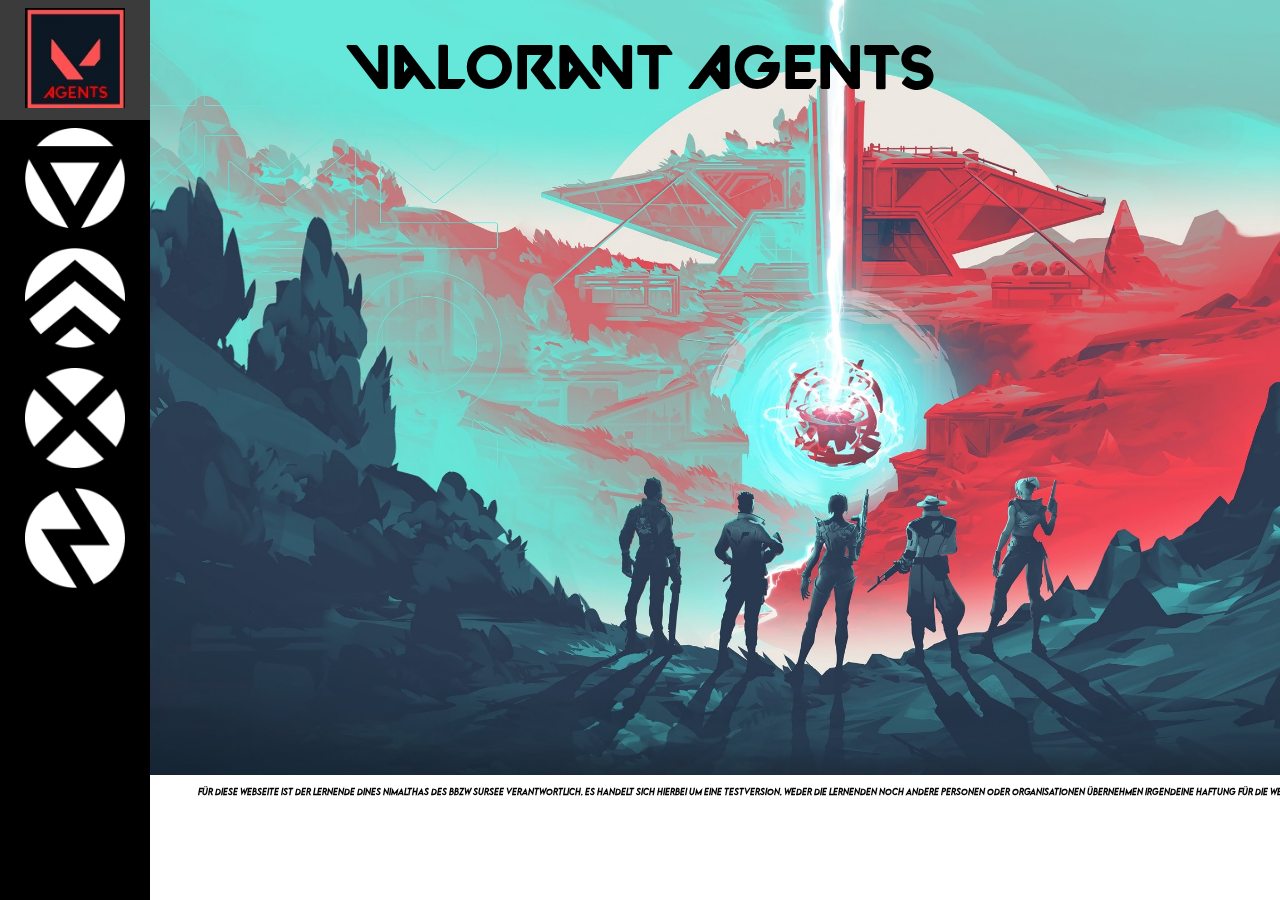
<file: IPT_3.1/html/index.html>
<!DOCTYPE html>

<html lang="en">
  <head>
    <link rel="stylesheet" href="Valorant_Agents.css" />
  </head>

  <body>
    <div class="Nav-bar">
        <ul class="icons-nav-bar">
          <li class="Logo">
            <a href="index.html" ><img src="Valorant_Logo.jpg" width="100px" height="100px"></a>
        </li>
          <li>
            <a href="Sentinels.html"><img src="Sentinels.jpg" width="100px" height="100px"/></a>
          </li>
          <li>
            <a href="Controllers.html"><img src="Controllers.jpg" width="100px" height="100px"/></a>
          </li>
          <li>
            <a href="Duelists.html"><img src="Duelists.jpg" width="100px" height="100px"/></a>
          </li>
          <li>
            <a href="Initiators.html"><img src="Inititator.jpg" width="100px" height="100px"/></a>
          </li>
        </ul>
      </div>
    <div class="container">
      <div class="item">
        <header>
          <title>Valorant Agents</title>
          <h1>Valorant Agents</h1>
        </header>
      </div>
  </body>
  </div>

  <footer><h3 class="disclaimer">Für diese Webseite ist der Lernende Dines Nimalthas des BBZW Sursee verantwortlich. Es handelt sich hierbei um eine Testversion. Weder die Lernenden noch andere Personen oder Organisationen übernehmen irgendeine Haftung für die Webseite, Inhalte oder Downloads.</h3></footer>
  </html>
</file>
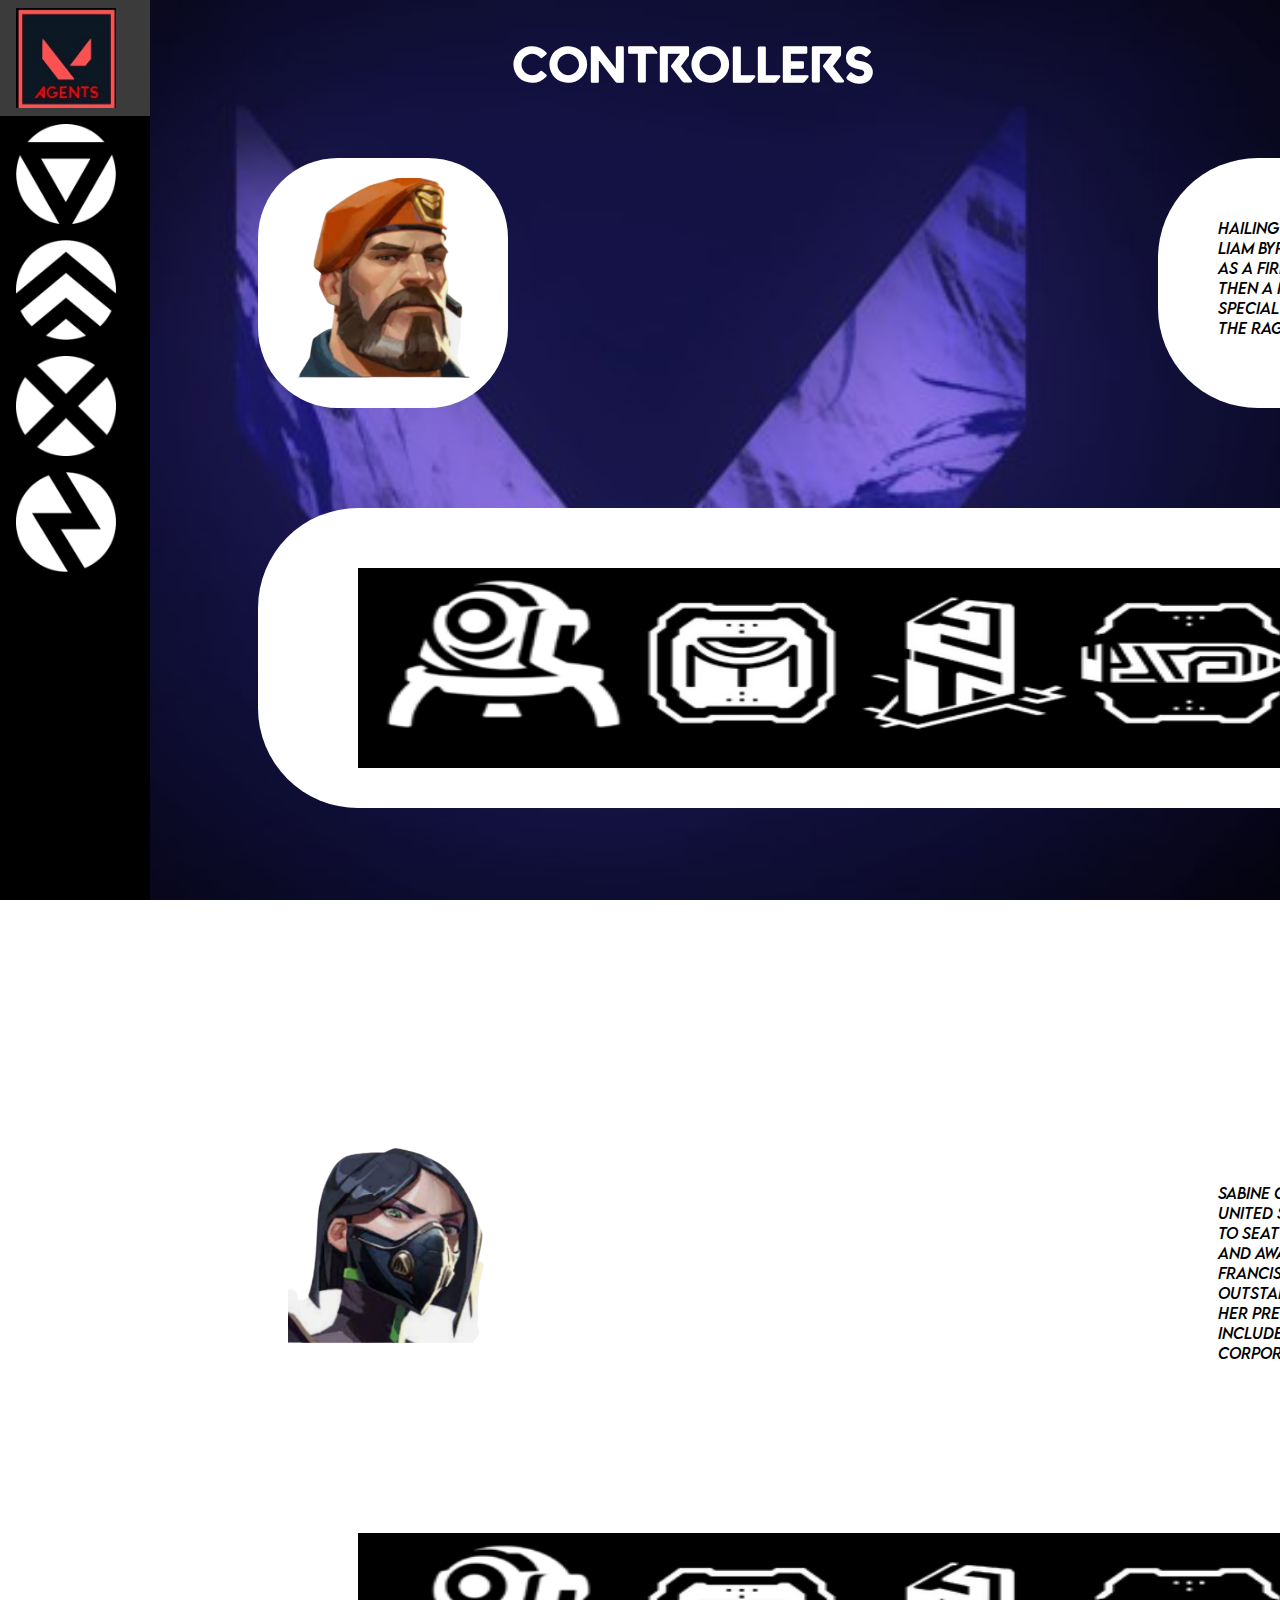
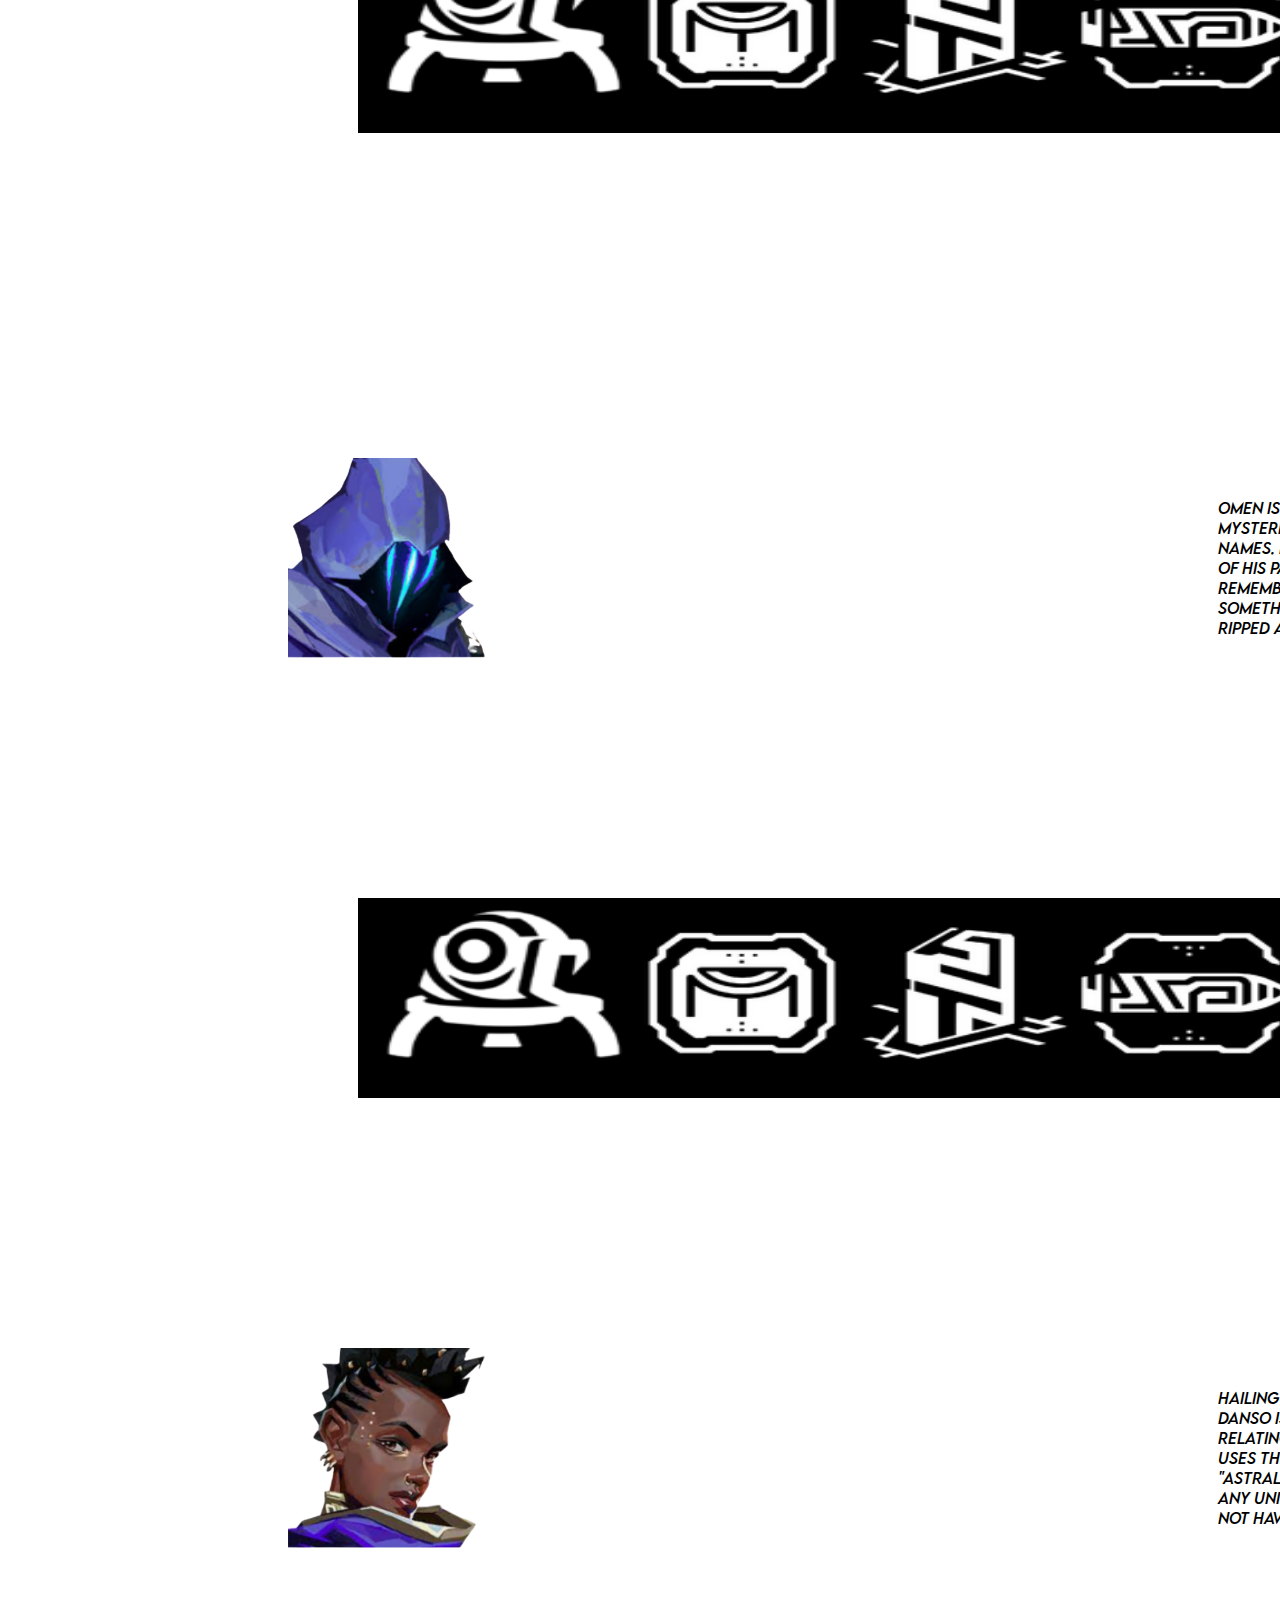
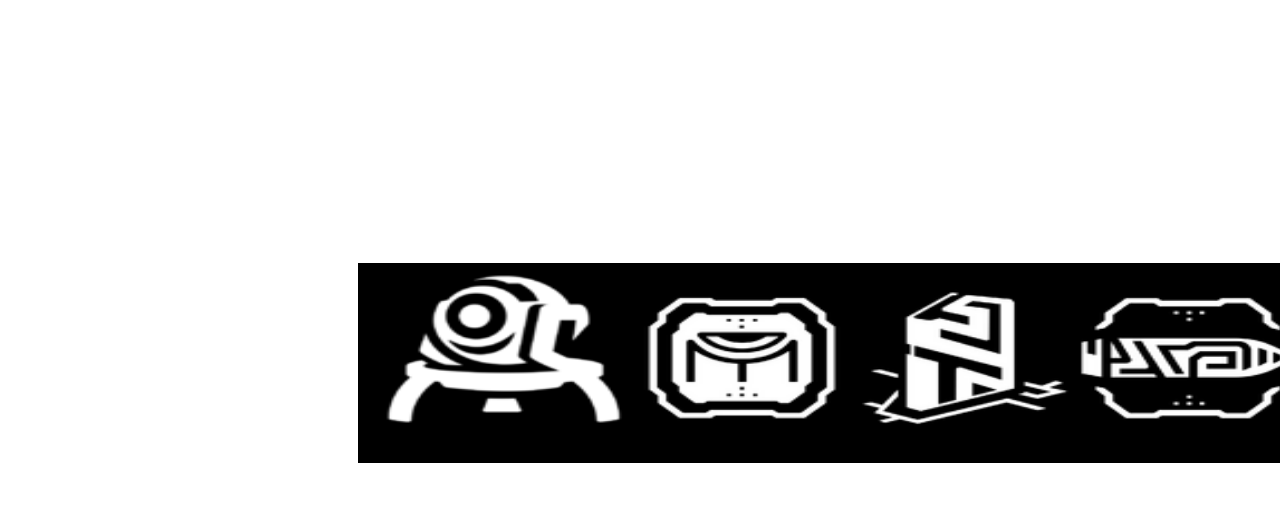
<file: IPT_3.1/html/Controllers.html>
<head>
  <link rel="stylesheet" href="Controllers.css">
  <title>Sentinels</title>

</head>

<title>Sentinels</title>

<body>
  <h1>Controllers</h1>

  <div class="Nav-bar">
      <ul>
          <li>
          <a href="index.html" ><img src="Valorant_Logo.jpg" width="100px" height="100px"></a>
      </li>
        <li>
          <a href="Sentinels.html"><img src="Sentinels.jpg" width="100px" height="100px"/></a>
        </li>
        <li>
          <a href="Controllers.html"><img src="Controllers.jpg" width="100px" height="100px"/></a>
        </li>
        <li>
          <a href="Duelists.html"><img src="Duelists.jpg" width="100px" height="100px"/></a>
        </li>
        <li>
          <a href="Initiators.html"><img src="Inititator.jpg" width="100px" height="100px"/></a>
        </li>
      </ul>
    </div>

  <div class="rectangle1_Sage">
    
    <p class="Text">Hailing from the United States, Liam Byrne started his adult life as a firefighter for the BFD and then a military soldier for a Special Forces squad known as the Ragged Ravens.</p>
  </div>

  <div class="rectangle2_Sage"><img src="Brimstone.png" width="200px" height="200px"class="img1"></div>

  <div class="rectangle3_Sage"><img src="Chamber_abilities.png" width="1000px" height="200px" class="abt1"></div>


  <div class="rectangle1_Killjoy">
    
    <p class="Text2">Sabine Callas hails from the United States, with possible links to Seattle. Holding a doctorate and awards such as the R. Francis Prize and the Denton Outstanding Innovation Award, her previous occupations include roles with Kingdom Corporation</p>
  </div>

  <div class="rectangle2_Killjoy"><img src="Viper.png" width="200px" height="200px"class="img1"></div>

  <div class="rectangle3_Killjoy"><img src="Chamber_abilities.png" width="1000px" height="200px" class="abt2"></div>


  <div class="rectangle1_Cypher">
    
    <p class="Text3">Omen is a phantom of a man with mysterious origins and many names. He has a limited memory of his past, though he does remember being involved in something that caused him to be ripped apart and killed.</p>
  </div>

  <div class="rectangle2_Cypher"><img src="Omen.png" width="200px" height="200px"class="img1"></div>

  <div class="rectangle3_Cypher"><img src="Chamber_abilities.png" width="1000px" height="200px" class="abt3"></div>


  <div class="rectangle1_Chamber">
    
    <p class="Text4">Hailing from Accra, Ghana, Efia Danso is a radiant with powers relating to cosmic energies. She uses these in her role as an "astral guardian", ensuring that any universe-altering events do not have major consequences.</p>
  </div>

  <div class="rectangle2_Chamber"><img src="Astra.png" width="200px" height="200px"class="img1"></div>

  <div class="rectangle3_Chamber"><img src="Chamber_abilities.png" width="1000px" height="200px" class="abt4"></div>

</body>

<footer>

</footer>
</file>
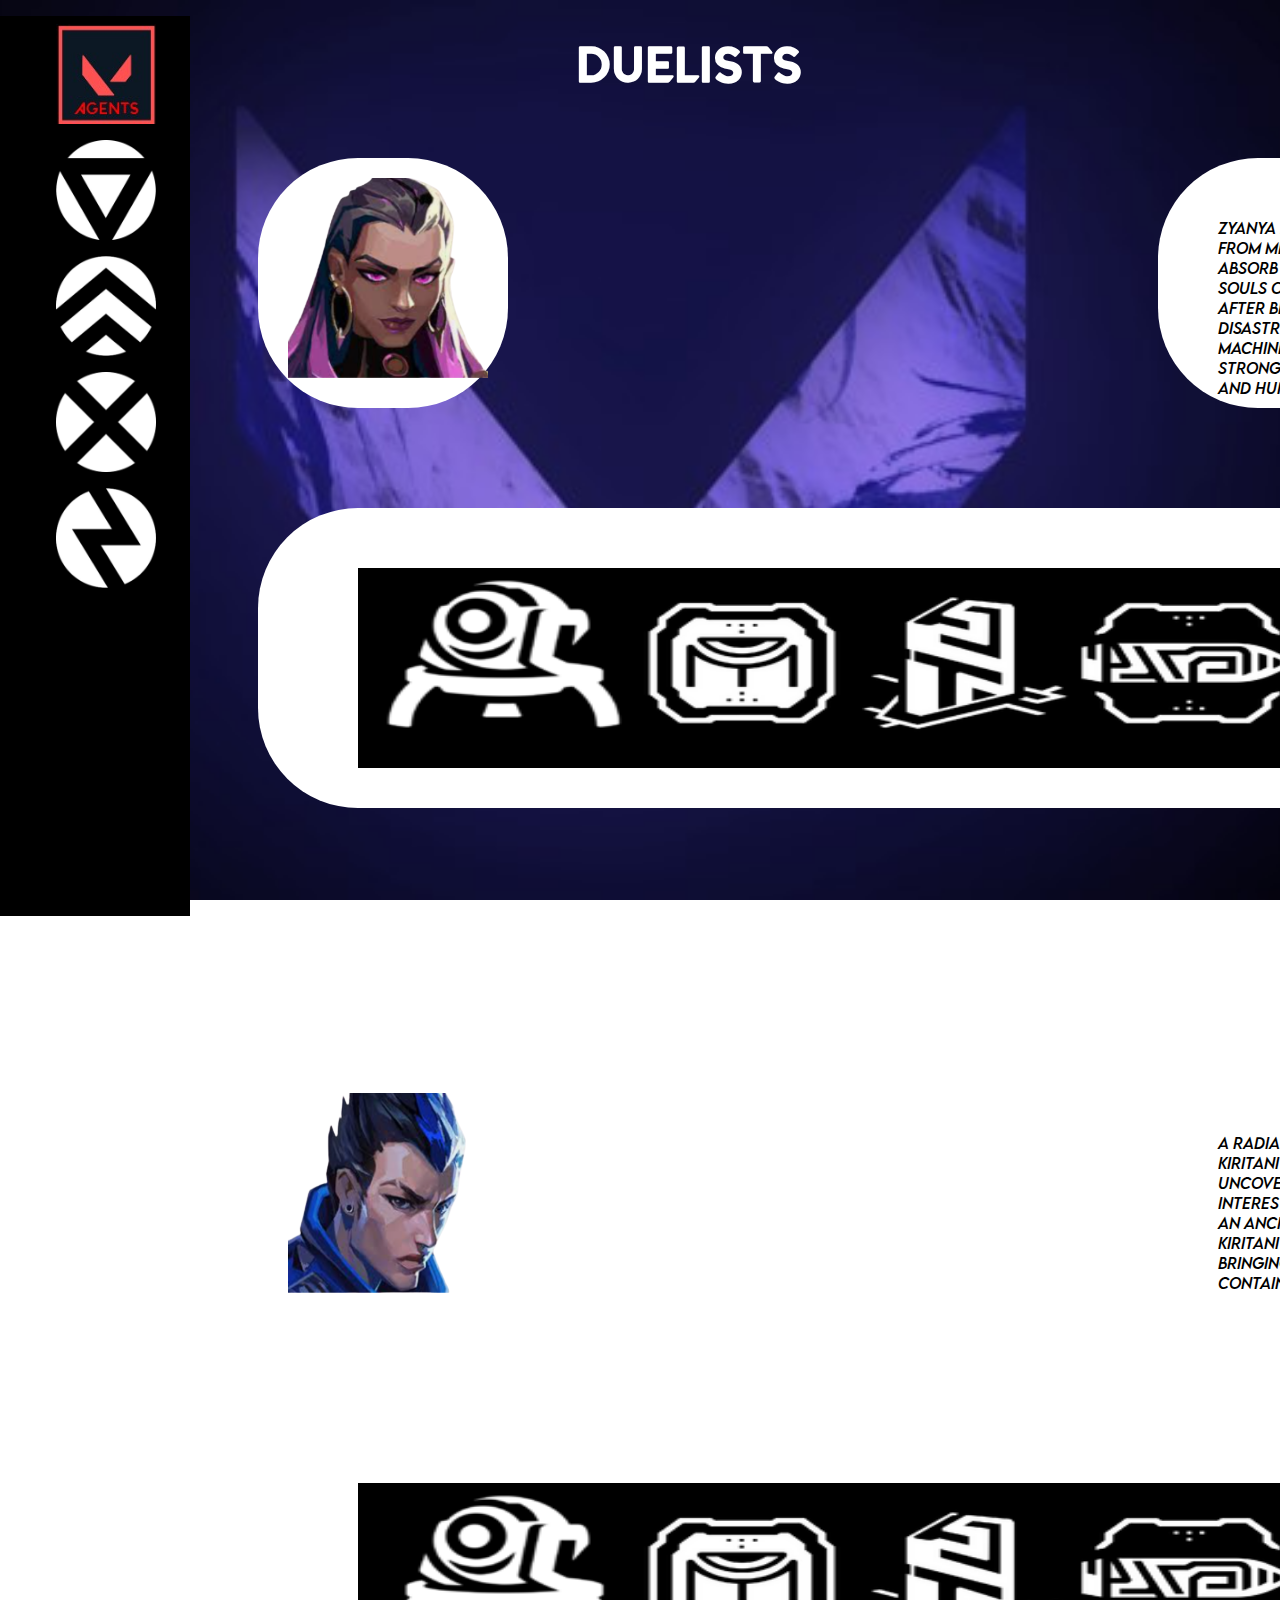
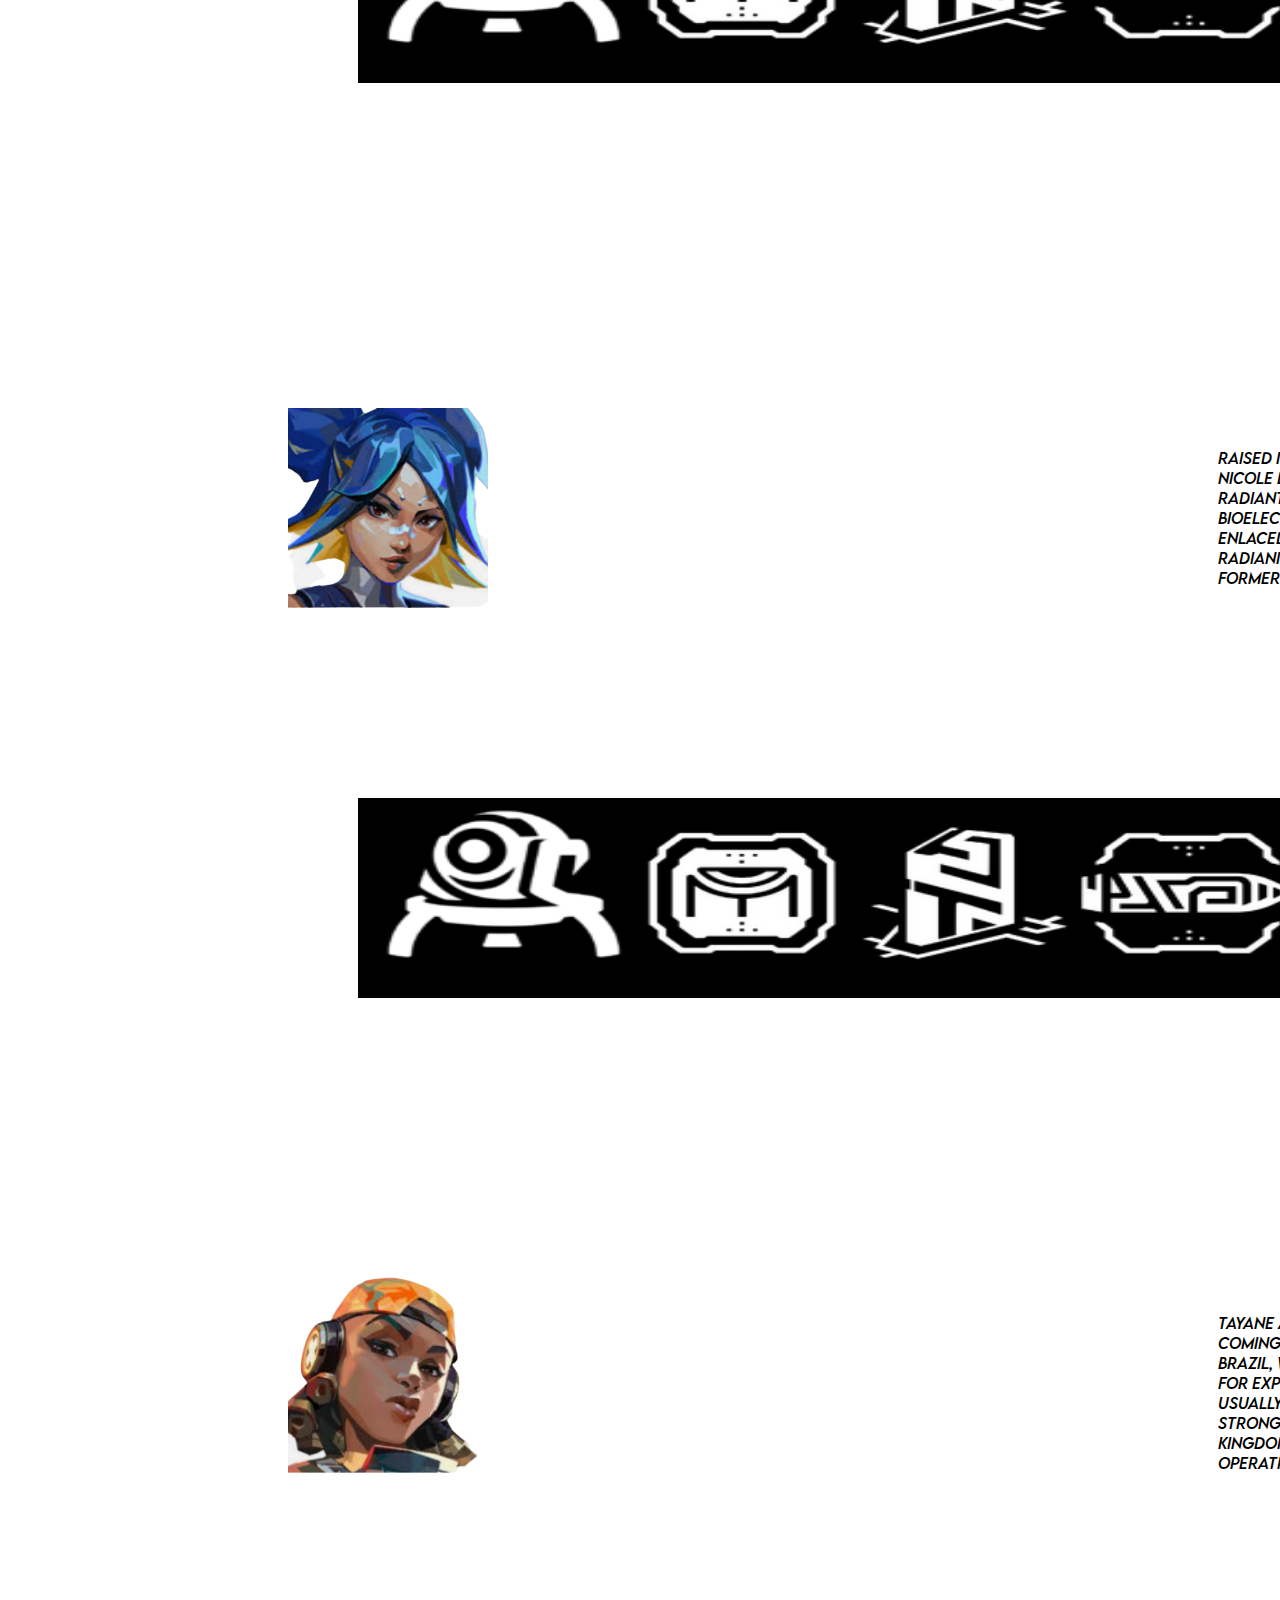
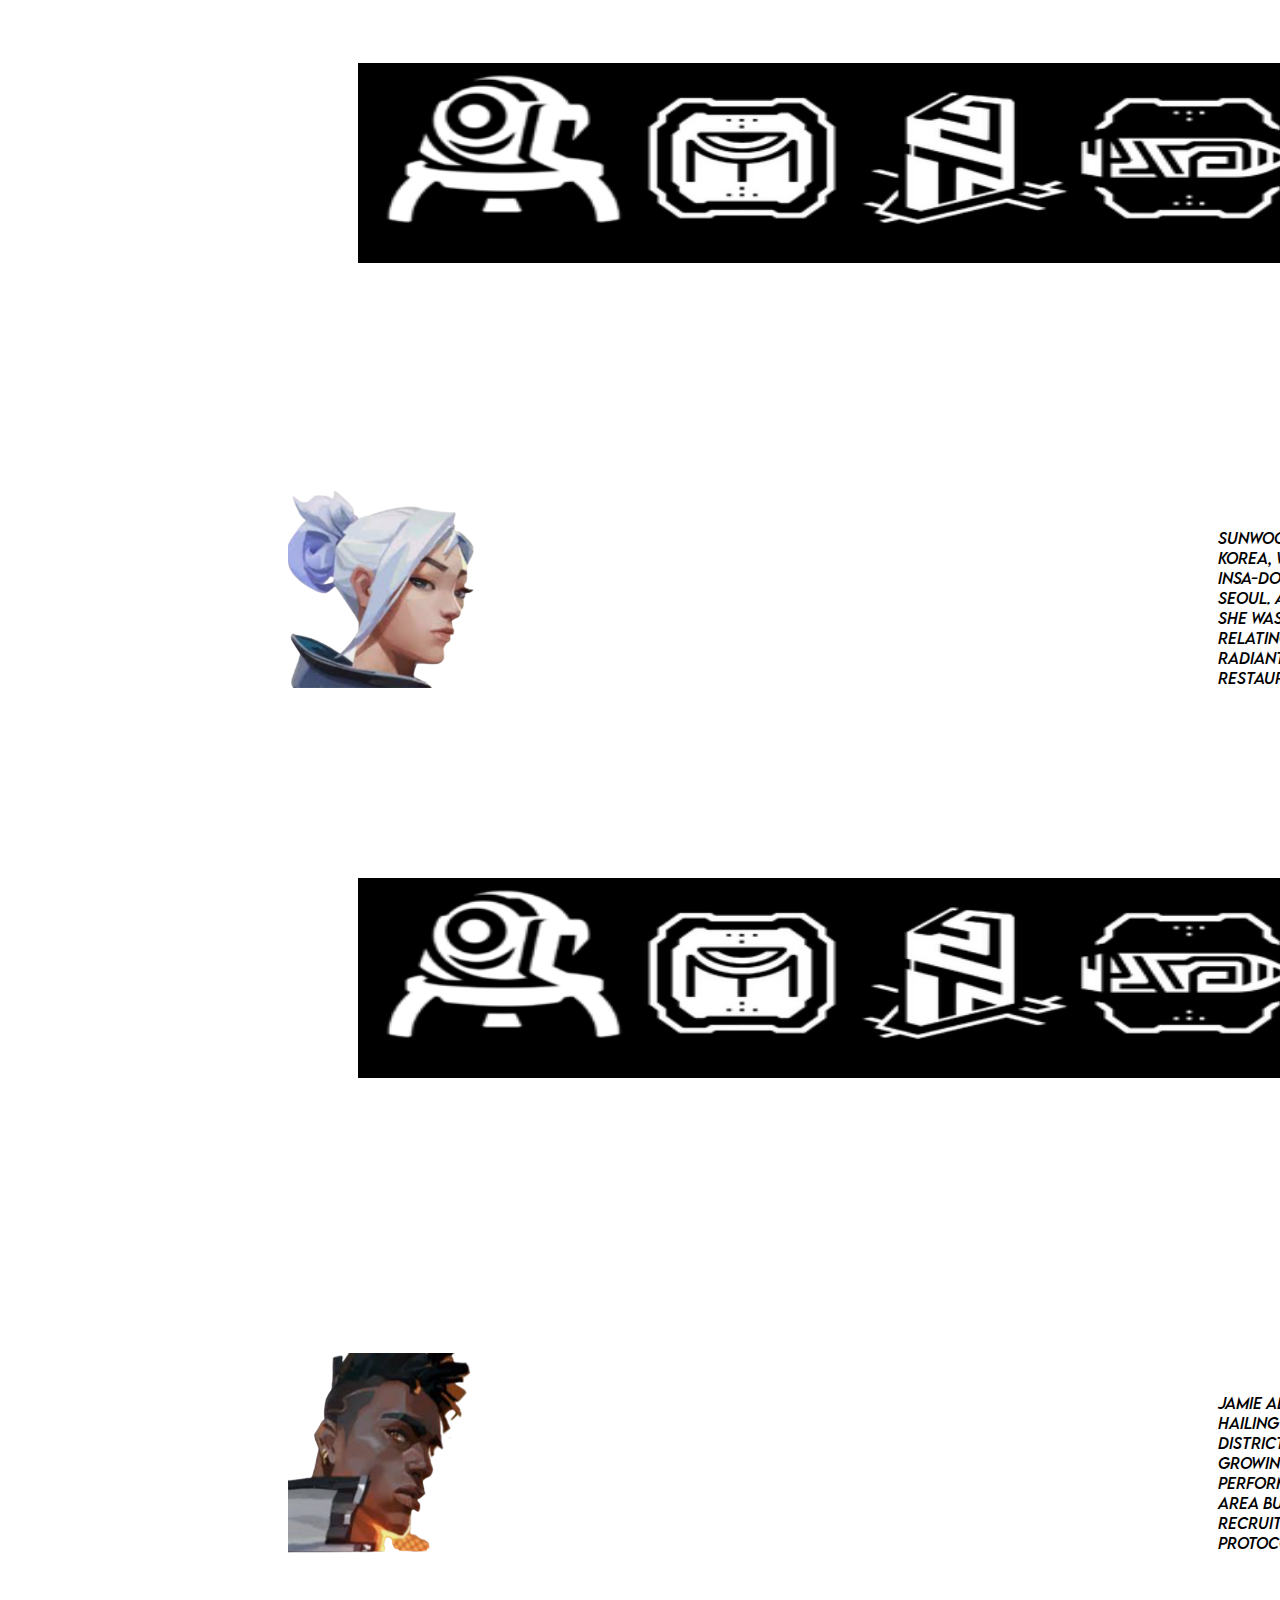
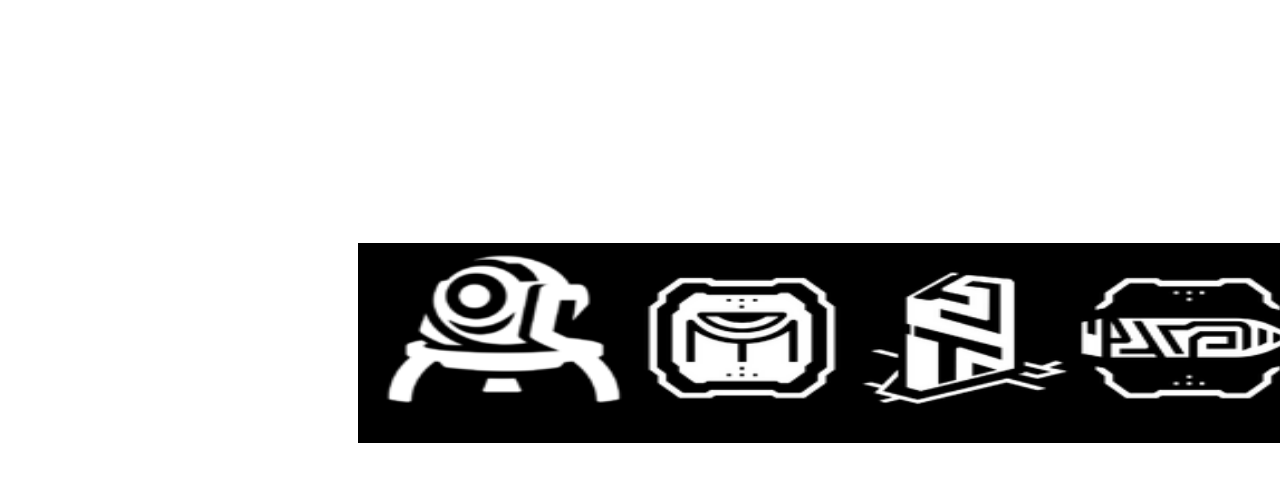
<file: IPT_3.1/html/Duelists.html>
<head>
  <link rel="stylesheet" href="Duelists.css">
  <title>Sentinels</title>

</head>

<title>Duelists</title>

<body>
  <h1>Duelists</h1>

  <div class="Nav-bar">
      <ul>
          <li>
          <a href="index.html" ><img src="Valorant_Logo.jpg" width="100px" height="100px"></a>
      </li>
        <li>
          <a href="Sentinels.html"><img src="Sentinels.jpg" width="100px" height="100px"/></a>
        </li>
        <li>
          <a href="Controllers.html"><img src="Controllers.jpg" width="100px" height="100px"/></a>
        </li>
        <li>
          <a href="Duelists.html"><img src="Duelists.jpg" width="100px" height="100px"/></a>
        </li>
        <li>
          <a href="Initiators.html"><img src="Inititator.jpg" width="100px" height="100px"/></a>
        </li>
      </ul>
    </div>

  <div class="rectangle1_Sage">
    
    <p class="Text">Zyanya Mondragón is a Radiant from Mexico with the power to absorb life energy from the souls of people that she kills. After being affected by a disastrous event involving machines, Mondragón has a strong dislike for technology and humanity</p>
  </div>

  <div class="rectangle2_Sage"><img src="Reyna.png" width="200px" height="200px"class="img1"></div>

  <div class="rectangle3_Sage"><img src="Chamber_abilities.png" width="1000px" height="200px" class="abt1"></div>


  <div class="rectangle1_Killjoy">
    
    <p class="Text2">A radiant from Tokyo, Japan, Ryo Kiritani is a man dedicated to uncovering his past. Specifically interested in his ancestors and an ancient order of samurai, Kiritani's search has kept on bringing him to Kingdom's S22 container port.</p>
  </div>

  <div class="rectangle2_Killjoy"><img src="Yoru.png" width="200px" height="200px"class="img1"></div>

  <div class="rectangle3_Killjoy"><img src="Chamber_abilities.png" width="1000px" height="200px" class="abt2"></div>


  <div class="rectangle1_Cypher">
    
    <p class="Text3">Raised in Manila, Philippines, Tala Nicole Dimaapi Valdez is a Radiant empowered by her bioelectricity which has enlaced itself with Earth's radianite mesh. A young but former veteran at K/SEC</p>
  </div>

  <div class="rectangle2_Cypher"><img src="Neon.png" width="200px" height="200px"class="img1"></div>

  <div class="rectangle3_Cypher"><img src="Chamber_abilities.png" width="1000px" height="200px" class="abt3"></div>


  <div class="rectangle1_Chamber">
    
    <p class="Text4">Tayane Alves is an engineer coming from Salvador, Bahia, Brazil, with a strong enthusiasm for explosives and paint - usually combined. Holding strong objections towards Kingdom Corporation's operations in Bahia</p>
  </div>

  <div class="rectangle2_Chamber"><img src="Raze.png" width="200px" height="200px"class="img1"></div>

  <div class="rectangle3_Chamber"><img src="Chamber_abilities.png" width="1000px" height="200px" class="abt4"></div>


  <div class="rectangle1_Jett">
    
    <p class="Text5">Sunwoo Han hails from South Korea, with possible links to the Insa-dong neighborhood in Seoul. As a chef in her early life, she was involved in an incident relating to her wind-like radiant powers at the restaurant she worked at.</p>
  </div>

  <div class="rectangle2_Jett"><img src="Jett.png" width="200px" height="200px"class="img1"></div>

  <div class="rectangle3_Jett"><img src="Chamber_abilities.png" width="1000px" height="200px" class="abt5"></div>


  <div class="rectangle1_Phoenix">
    
    <p class="Text6">Jamie Adeyemi is a Radiant hailing from the Peckham district in London, England. Growing up, Adeyemi attended a Performing Arts school in the area but was later suspended. Recruited into the VALORANT Protocol as its ninth agent</p>
  </div>

  <div class="rectangle2_Phoenix"><img src="Phoenix.png" width="200px" height="200px"class="img1"></div>

  <div class="rectangle3_Phoenix"><img src="Chamber_abilities.png" width="1000px" height="200px" class="abt6"></div>


</body>

<footer>

</footer>
</file>
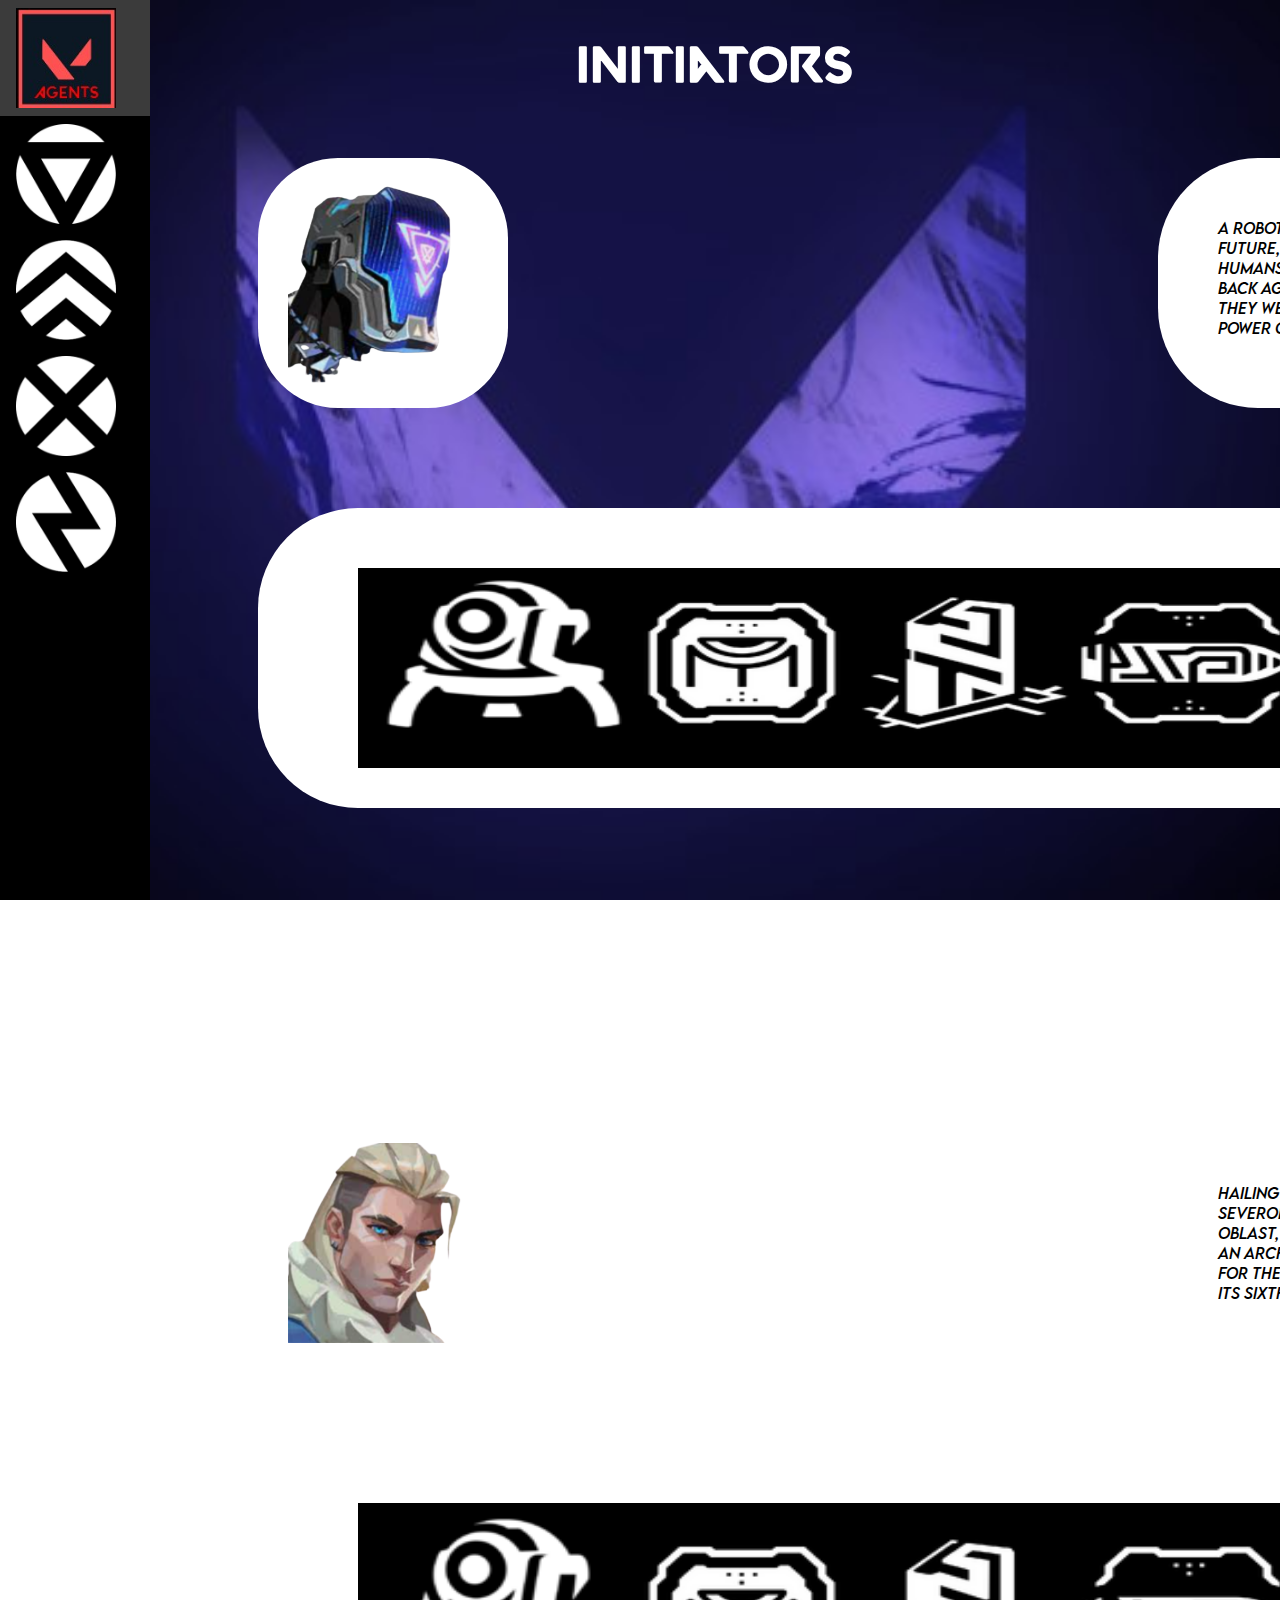
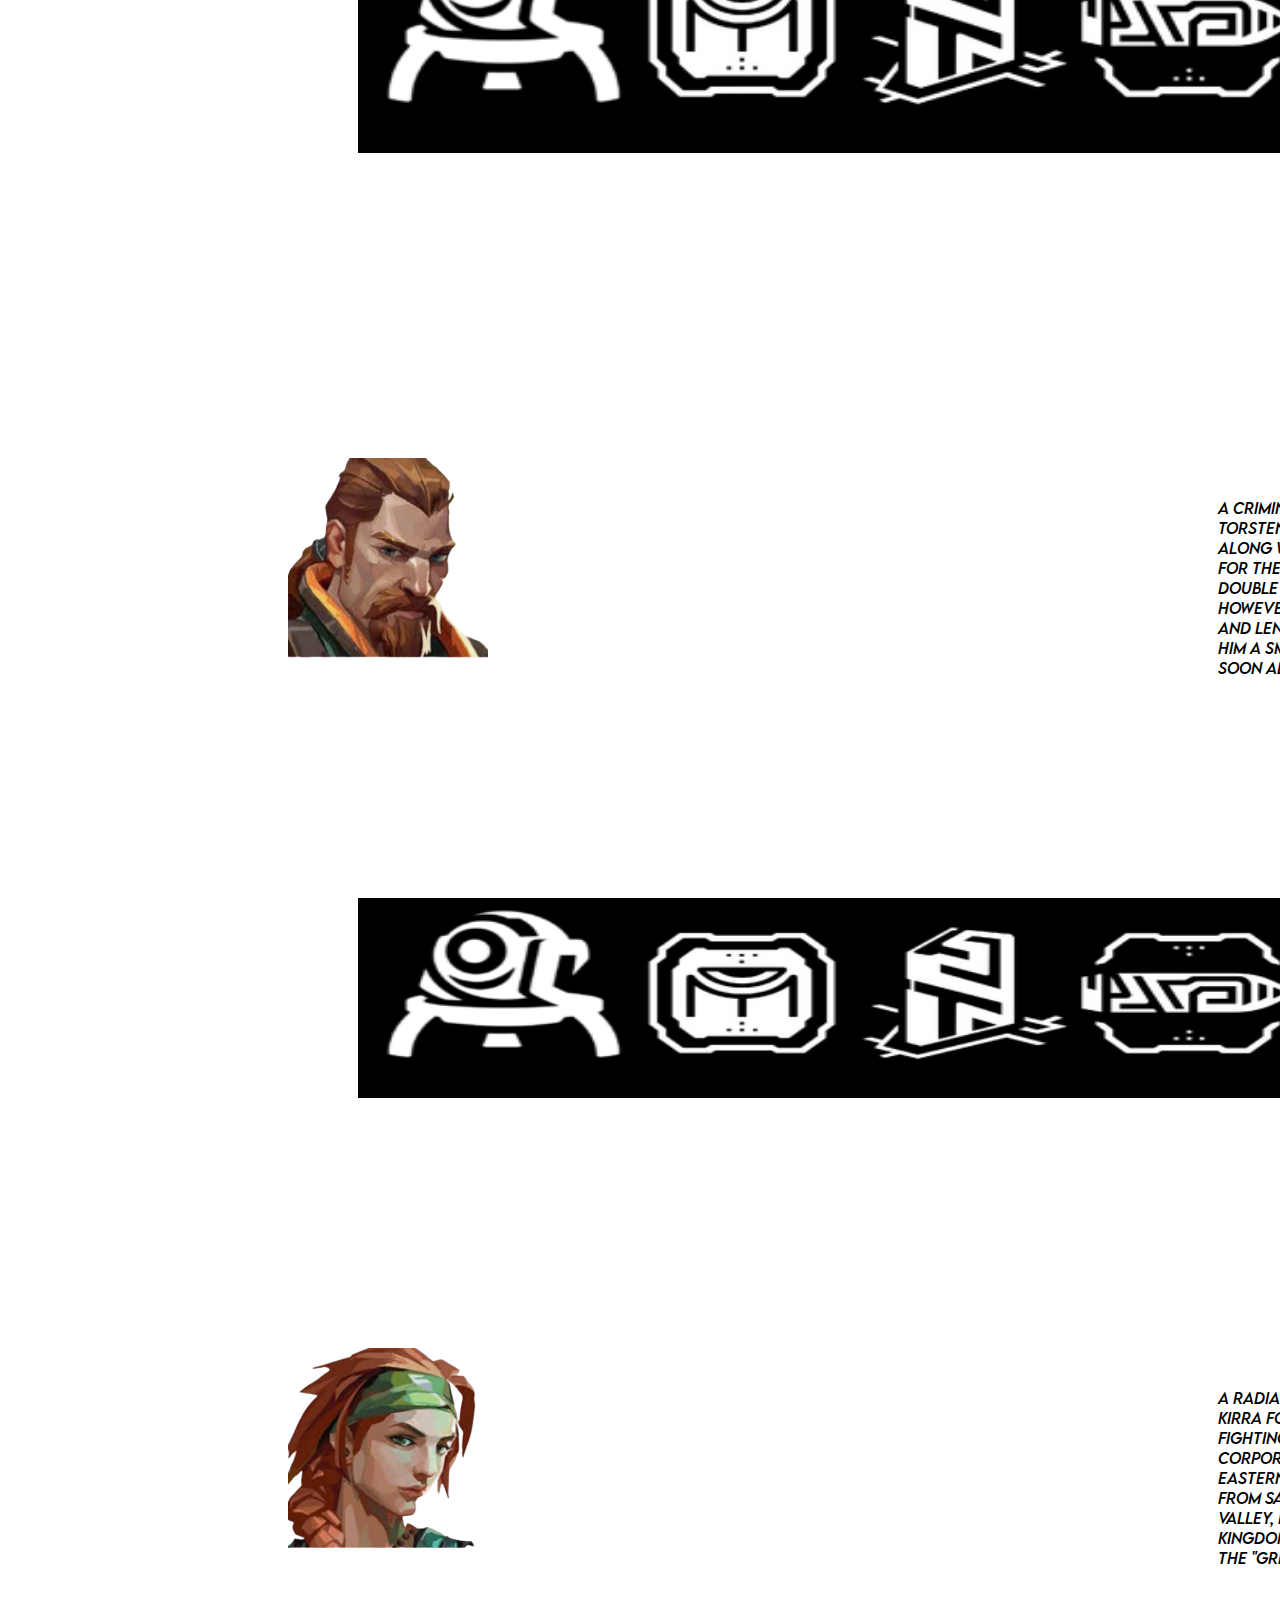
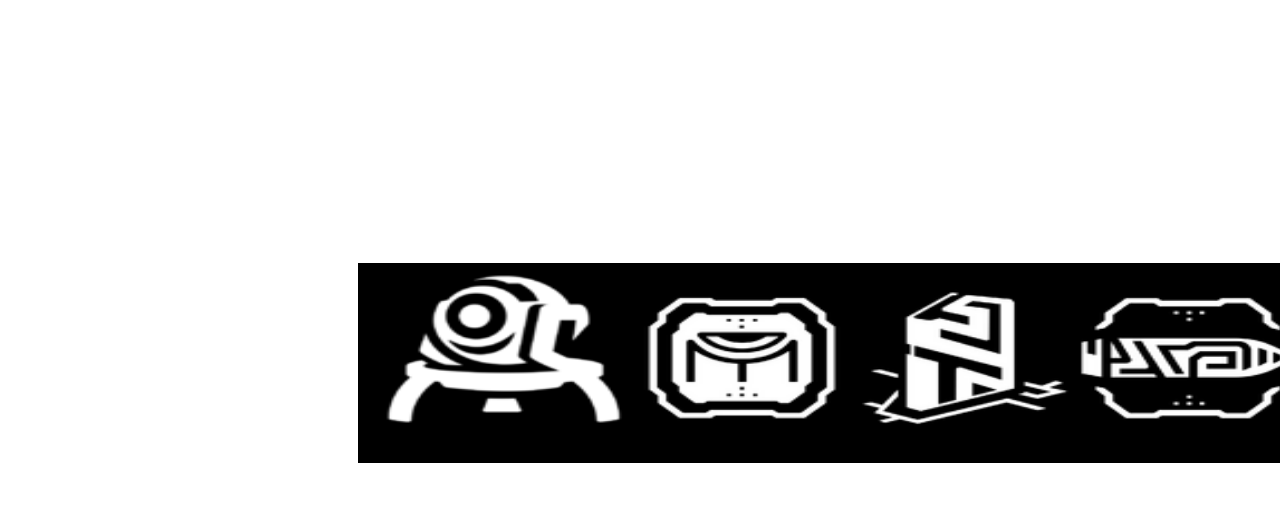
<file: IPT_3.1/html/Initiators.html>
<head>
    <link rel="stylesheet" href="Initiators.css">
    <title>Sentinels</title>

</head>

<title>Initiators</title>

<body>
    <h1>Initiators</h1>

    <div class="Nav-bar">
        <ul>
            <li>
            <a href="index.html" ><img src="Valorant_Logo.jpg" width="100px" height="100px"></a>
        </li>
          <li>
            <a href="Sentinels.html"><img src="Sentinels.jpg" width="100px" height="100px"/></a>
          </li>
          <li>
            <a href="Controllers.html"><img src="Controllers.jpg" width="100px" height="100px" /></a>
          </li>
          <li>
            <a href="Duelists.html"><img src="Duelists.jpg" width="100px" height="100px"/></a>
          </li>
          <li>
            <a href="Initiators.html"><img src="Inititator.jpg" width="100px" height="100px"/></a>
          </li>
        </ul>
      </div>

    <div class="rectangle1_Sage">
      
        <p class="Text">A robot from an alternate future, KAY/O was created by 
          the humans of that time to fight back against the radiants that they were at war with. Using the power of polarized radianite</p>
    </div>
    <div class="rectangle2_Sage">
        <img src="Kayo.png" width="200px" height="200px"class="img1">
    </div>

    <div class="rectangle3_Sage"><img src="Chamber_abilities.png" width="1000px" height="200px" class="abt1"></div>


    <div class="rectangle1_Killjoy">
      
      <p class="Text2">Hailing from the town of Severomorsk, in Murmansk Oblast, Russia, Sasha Novikov is an archer who became an agent for the VALORANT Protocol as its sixth recruit, "Sova".</p>
    </div>

    <div class="rectangle2_Killjoy">
      <img src="Sova.png" width="200px" height="200px"class="img1">
    </div>

    <div class="rectangle3_Killjoy"><img src="Chamber_abilities.png" width="1000px" height="250px" class="abt2"></div>


    <div class="rectangle1_Cypher">
      
      <p class="Text3">A criminal from Sweden, Erik Torsten was set to be convicted along with the rest of his family for their crimes. As he was a double congenital amputee however, the judge was pitiful and lenient towards him, giving him a smaller sentence that soon allowed Erik.</p>
    </div>

    <div class="rectangle2_Cypher">
      <img src="Breach.png" width="200px" height="200px"class="img1">
    </div>

    <div class="rectangle3_Cypher"><img src="Chamber_abilities.png" width="1000px" height="200px" class="abt3"></div>

    <div class="rectangle1_Chamber">
      
      <p class="Text4">A Radiant from Nimbin, Australia, Kirra Foster spent years fighting against Kingdom Corporation's ventures in Eastern Australia. Resisting from Sawn Rocks to Kangaroo Valley, her efforts against Kingdom earned her the title of the "Great Reclaimer".</p>
    </div>

    <div class="rectangle2_Chamber">
      <img src="Skye.png" width="200px" height="200px"class="img1">
    </div>

    <div class="rectangle3_Chamber"><img src="Chamber_abilities.png" width="1000px" height="200px" class="abt4"></div>


</body>

<footer>

</footer>
</file>
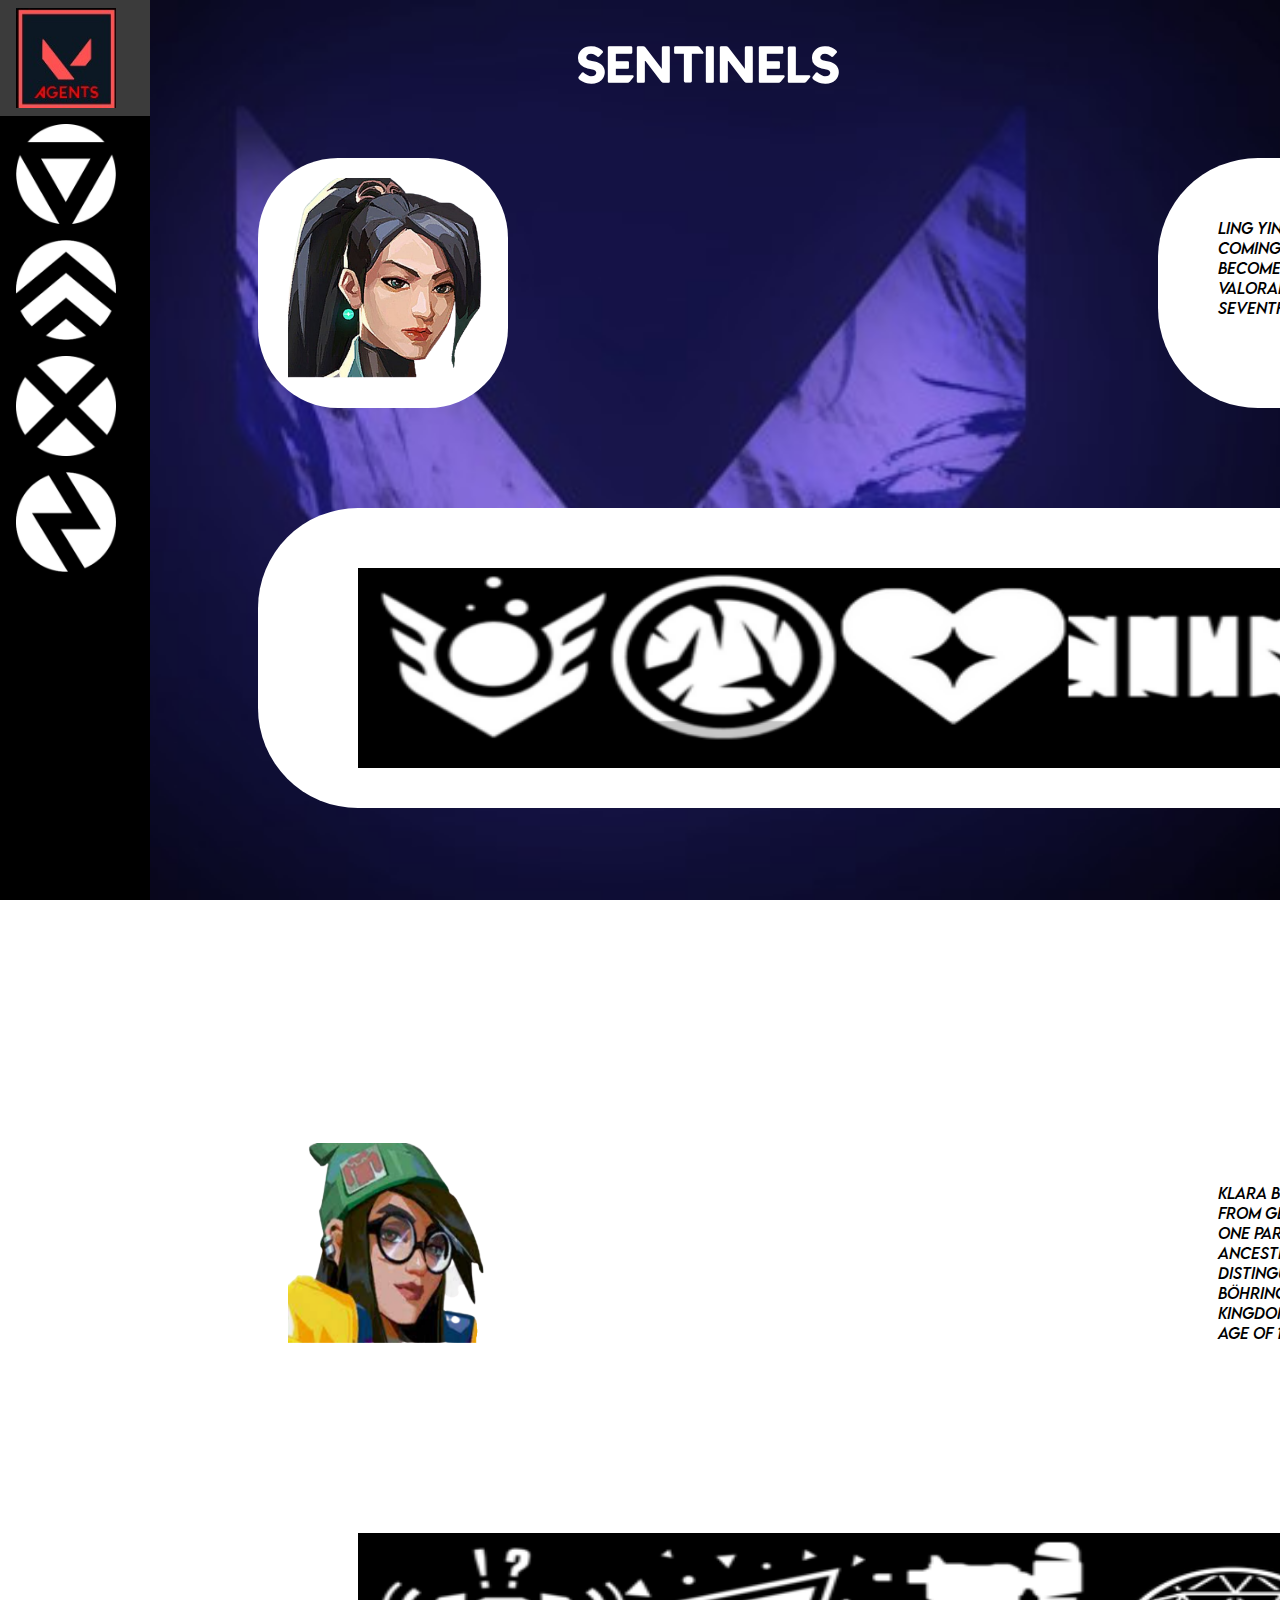
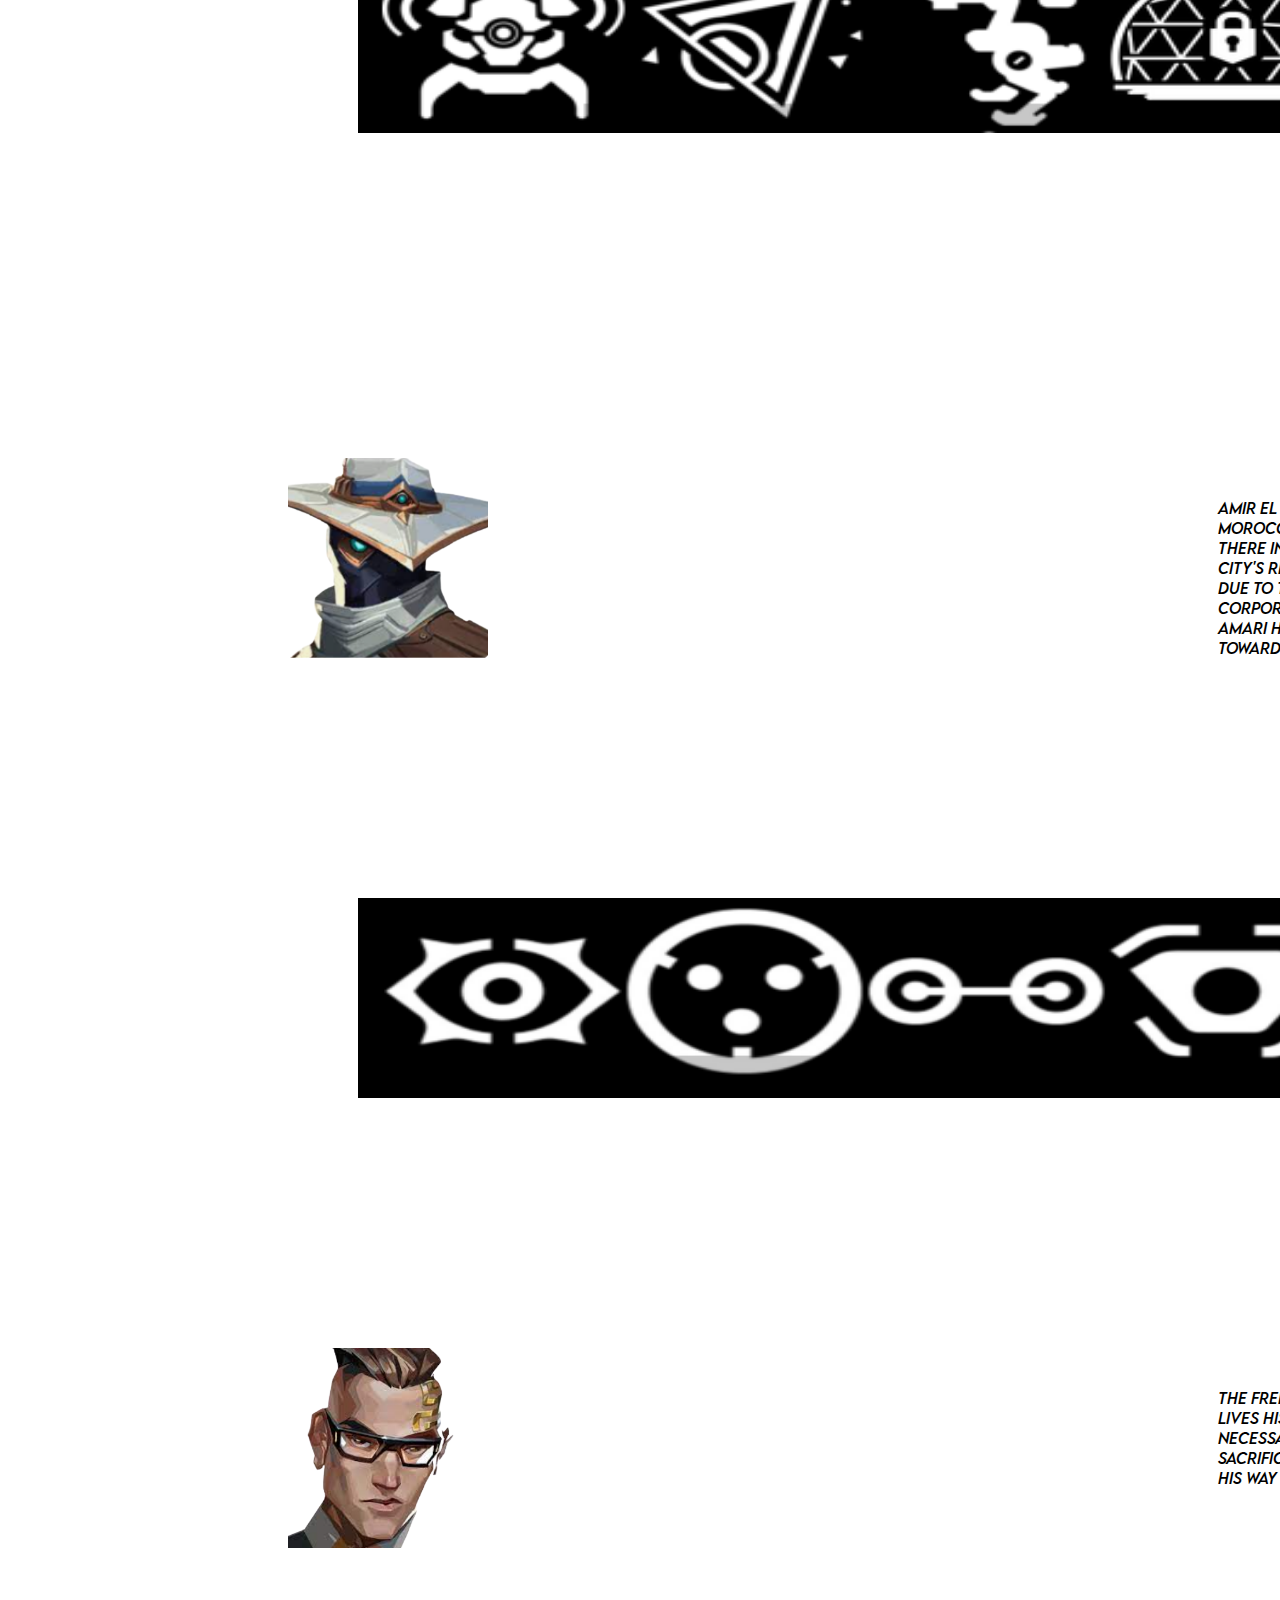
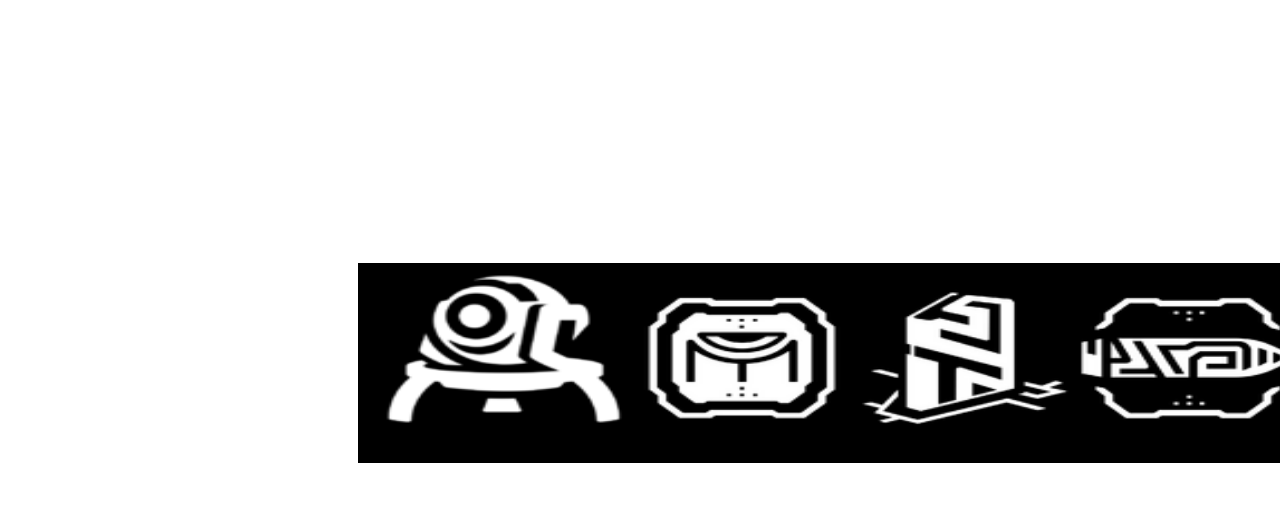
<file: IPT_3.1/html/Sentinels.html>
<head>
    <link rel="stylesheet" href="Sentinels.css">
    <title>Sentinels</title>

</head>

<title>Sentinels</title>

<body>
    <h1>Sentinels</h1>

    <div class="Nav-bar">
        <ul>
            <li>
            <a href="index.html" ><img src="Valorant_Logo.jpg" width="100px" height="100px"></a>
        </li>
          <li>
            <a href="Sentinels.html"><img src="Sentinels.jpg" width="100px" height="100px"/></a>
          </li>
          <li>
            <a href="Controllers.html"><img src="Controllers.jpg" width="100px" height="100px"/></a>
          </li>
          <li>
            <a href="Duelists.html"><img src="Duelists.jpg" width="100px" height="100px"/></a>
          </li>
          <li>
            <a href="Initiators.html"><img src="Inititator.jpg" width="100px" height="100px"/></a>
          </li>
        </ul>
      </div>

    <div class="rectangle1_Sage">
      
      <p class="Text">Ling Ying Wei is a Radiant monk coming from China. Going on to become an agent for the VALORANT Protocol as its seventh recruit</p>
    </div>
    <div class="rectangle2_Sage"><img src="Sage.png" width="200px" height="200px" class="img1"></div>
    <div class="rectangle3_Sage"><img src="Sage_abilities.png" width="1000px" height="200px" class="abt1"></div>

    <div class="rectangle1_Killjoy">
      
      <p class="Text">Klara Böhringer is an inventor from Germany who was born to one parent with Germanic ancestry. A nominee for the Distinguished Inventor award, Böhringer became the lead for Kingdom's R&D department at the age of 18.</p>
    </div>
    <div class="rectangle2_Killjoy"><img src="Killjoy.png" width="200px" height="200px" class="img1"></div>
    <div class="rectangle3_Killjoy"><img src="Killjoy_abilities.png" width="1000px" height="200px" class="abt2"></div>


    <div class="rectangle1_Cypher">
      <p class="Text">Amir El Amari hails from Rabat, Morocco. Growing up and living there in poverty at times, his city's resources were depleted due to the activities of Kingdom Corporation in the area, with El Amari harboring a negative view towards them as a result.</p>
    </div>
    <div class="rectangle2_Cypher"><img src="Cypher.png" width="200px" height="200px" class="img1"></div>
    <div class="rectangle3_Cypher"><img src="Cypher_abilities.png" width="1000px" height="200px" class="abt3"></div>

    <div class="rectangle1_Chamber">
      
      <p class="Text">The Frenchman Vincent Fabron lives his life in search of one necessary goal, willing to sacrifice anything that gets in his way of achieving it. </p>
    </div>
    <div class="rectangle2_Chamber"><img src="Chamber.png" width="200px" height="200px" class="img1"></div>
    <div class="rectangle3_Chamber"><img src="Chamber_abilities.png" width="1000px" height="200px" class="abt4"></div>

</body>

<footer>

</footer>
</file>
<file: IPT_3.1/html/Valorant_Agents.css>
body {
  background-image: url(Valorant_bg.jpg);
  background-repeat: no-repeat;
  background-size: cover;
}
h1 {
  font-family: Valorant; 
  color: rgb(0, 0, 0);
  font-size: 60px;
  text-align:center;  
}

@font-face {
  font-family: Valorant;
  src: url(Valorant_Font.ttf);
}

.Text {
  column-gap: normal;
  right: 11%;

}


ul {
  list-style-type: none;
  margin: 0%;
  padding: 0;
  width: 10%;
  left: 0%;
  top: 0%;

  
}

li a {
  display: block;
  text-align: center;
}


.item {
  order: 5; /* default is 0 */
}

ul {
  list-style-type: none;
  width: 150px;
  height: 100%;
  background-color: #000000;
  vertical-align: top;
  display: inline-block;
  position: fixed;
}

li a {
  display: block;
  color: rgb(255, 255, 255);
  padding: 8px 16px;
  text-decoration: none;
}

/* Change the link color on hover */
li a:hover {
  background-color: rgb(59, 59, 59);
  color: white;
}

.disclaimer {
  font-family: lemon milk;
  margin-top: 650px;
  text-align: justify;
  text-align-last: left;
  color: rgb(0, 0, 0);
  transform: translate(15%, 30px);
  font-size: 8px;
}

@font-face {
  font-family: lemon milk;
  src: url(LEMONMILK-RegularItalic.otf);
}
</file>
<file: IPT_3.1/html/Controllers.css>
ul {
    list-style-type: none;
    margin: 0;
    padding: 0;
    width: 10%;
    left: 0%;
    top: 0%;
    color: #705a5a;
  }

h1 {
    font-family: Valorant;
    left: 40%;
    position: fixed;
    color: rgb(255, 255, 255);
    font-size: 50px;
}
li a {
    display: block;
    color: rgb(255, 255, 255);
    padding: 8px 16px;
    text-decoration: none;
  }

li a:hover {
    background-color: rgb(59, 59, 59);
    color: white;
  }
/*---------------------------------------------------*/

.rectangle1_Sage {
    height: 250px;
    width: 400px;
    background-color: rgb(255, 255, 255);
    transform: translate(1150px, 150px);
    border-radius: 100px;
}

.Text{
    font-size: 15px;
    font-family: Lemon Milk;
    padding: 15%;
}
.rectangle2_Sage {
    height: 250px;
    width: 250px;
    background-color: rgb(255, 255, 255);
    transform: translate(250px, -100px);
    border-radius: 80px;
}

.rectangle3_Sage {
    height: 300px;
    width: 1300px;
    background-color: rgb(255, 255, 255);
    transform: translate(250px, 0px);
    border-radius: 100px;
}

.abt1 {
    margin: 60px;
    margin-left: 100;
    
}

/*---------------------------------------------------*/

/*---------------------------------------------------*/

.rectangle1_Killjoy {
    height: 250px;
    width: 400px;
    background-color: rgb(255, 255, 255);
    transform: translate(1150px, 300px);
    border-radius: 100px;
}

.Text2{
    font-size: 15px;
    font-family: Lemon Milk;
    padding: 15%;
}

.rectangle2_Killjoy {
    height: 250px;
    width: 250px;
    background-color: rgb(255, 255, 255);
    transform: translate(250px, 50px);
    border-radius: 100px;
}

.rectangle3_Killjoy {
    height: 300px;
    width: 1300px;
    background-color: rgb(255, 255, 255);
    transform: translate(250px, 150px);
    border-radius: 100px;
}

.abt2 {
    margin: 60px;
    margin-left: 100;
    
}

/*---------------------------------------------------*/

/*---------------------------------------------------*/
.rectangle1_Cypher {
    height: 250px;
    width: 400px;
    background-color: rgb(255, 255, 255);
    transform: translate(1150px, 400px);
    border-radius: 100px;
}

.Text3{
    font-size: 15px;
    font-family: Lemon Milk;
    padding: 15%;
}

.rectangle2_Cypher {
    height: 250px;
    width: 250px;
    background-color: rgb(255, 255, 255);
    transform: translate(250px, 150px);
    border-radius: 100px;
}

.rectangle3_Cypher {
    height: 300px;
    width: 1300px;
    background-color: rgb(255, 255, 255);
    transform: translate(250px, 300px);
    border-radius: 100px;
}

.abt3 {
    margin: 60px;
    margin-left: 100;
    
}

/*---------------------------------------------------*/

/*---------------------------------------------------*/

.rectangle1_Chamber {
    height: 250px;
    width: 400px;
    background-color: rgb(255, 255, 255);
    transform: translate(1150px, 475px);
    border-radius: 100px;
}

.Text4{
    font-size: 15px;
    font-family: Lemon Milk;
    padding: 15%;
}

.rectangle2_Chamber {
    height: 250px;
    width: 250px;
    background-color: rgb(255, 255, 255);
    transform: translate(250px, 225px);
    border-radius: 100px;
}

.rectangle3_Chamber {
    height: 300px;
    width: 1300px;
    background-color: rgb(255, 255, 255);
    transform: translate(250px, 450px);
    border-radius: 100px;
}

.abt4 {
    margin: 60px;
    margin-left: 100;
    
}

/*---------------------------------------------------*/


body {
    background-image: url(Background_2.jpg);
    background-repeat: no-repeat;
    background-size:cover;
    background-attachment: fixed;
    background-position: center;
}

p {
    font-size: 100px;
}

.nav-bar {
    column-count: 1;
    column-gap: normal;
    position: fixed;
}

.navigationbox {
    float: left;
    padding-bottom: 100%;
    background-color: #705a5a;
    border: 5px solid #fdfdfd;
    padding-left: 35px;
    text-align: top;
    color: white;
    width: 100%;
    position: fixed;
    height: max-content;
  }

  @font-face {
    font-family: Valorant;
    src: url(Valorant_Font.ttf);
  }

  @font-face {
      font-family: Lemon Milk;
      src: url(LEMONMILK-RegularItalic.otf);
  }

  ul {
    list-style-type: none;
    width: 150px;
    height: 100%;
    background-color: #000000;
    vertical-align: top;
    display: inline-block;
    position: fixed;
  }

  .img1 {
    padding: 20px;
    padding-left: 30px;
  }
</file>
<file: IPT_3.1/html/Duelists.css>
ul {
    list-style-type: none;
    width: 150px;
    height: 100%;
    background-color: #000000;
    position: fixed;
    top: 0;
    left: 0%;
}

h1 {
    font-family: Valorant;
    left: 45%;
;   position: fixed;
    color: rgb(255, 255, 255);
    font-size: 50px;
}
li a {
    display: block;
    color: rgb(255, 255, 255);
    padding: 8px 16px;
    text-decoration: none;
  }
  
li a:hover {
    background-color: rgb(59, 59, 59);
    color: white;
  }
/*---------------------------------------------------*/

.rectangle1_Sage {
    height: 250px;
    width: 400px;
    background-color: rgb(255, 255, 255);
    transform: translate(1150px, 150px);
    border-radius: 100px;
}

.Text{
    font-size: 15px;
    font-family: Lemon Milk;
    padding: 15%;
}

.rectangle2_Sage {
    height: 250px;
    width: 250px;
    background-color: rgb(255, 255, 255);
    transform: translate(250px, -100px);
    border-radius: 100px;
}

.rectangle3_Sage {
    height: 300px;
    width: 1300px;
    background-color: rgb(255, 255, 255);
    transform: translate(250px, 0px);
    border-radius: 100px;
}

.abt1 {
    margin: 60px;
    margin-left: 100;
    
}

/*---------------------------------------------------*/

/*---------------------------------------------------*/

.rectangle1_Killjoy {
    height: 250px;
    width: 400px;
    background-color: rgb(255, 255, 255);
    transform: translate(1150px, 250px);
    border-radius: 100px;
}

.Text2{
    font-size: 15px;
    font-family: Lemon Milk;
    padding: 15%;
}

.rectangle2_Killjoy {
    height: 250px;
    width: 250px;
    background-color: rgb(255, 255, 255);
    transform: translate(250px, 0px);
    border-radius: 100px;
}

.rectangle3_Killjoy {
    height: 300px;
    width: 1300px;
    background-color: rgb(255, 255, 255);
    transform: translate(250px, 100px);
    border-radius: 100px;
}

.abt2 {
    margin: 60px;
    margin-left: 100;
    
}
/*---------------------------------------------------*/

/*---------------------------------------------------*/
.rectangle1_Cypher {
    height: 250px;
    width: 400px;
    background-color: rgb(255, 255, 255);
    transform: translate(1150px, 350px);
    border-radius: 100px;
}

.Text3{
    font-size: 15px;
    font-family: Lemon Milk;
    padding: 15%;
}

.rectangle2_Cypher {
    height: 250px;
    width: 250px;
    background-color: rgb(255, 255, 255);
    transform: translate(250px, 100px);
    border-radius: 100px;
}

.rectangle3_Cypher {
    height: 300px;
    width: 1300px;
    background-color: rgb(255, 255, 255);
    transform: translate(250px, 200px);
    border-radius: 100px;
}

.abt3 {
    margin: 60px;
    margin-left: 100;
    
}
/*---------------------------------------------------*/

/*---------------------------------------------------*/

.rectangle1_Chamber {
    height: 250px;
    width: 400px;
    background-color: rgb(255, 255, 255);
    transform: translate(1150px, 400px);
    border-radius: 100px;
}

.Text4{
    font-size: 15px;
    font-family: Lemon Milk;
    padding: 15%;
}

.rectangle2_Chamber {
    height: 250px;
    width: 250px;
    background-color: rgb(255, 255, 255);
    transform: translate(250px, 150px);
    border-radius: 100px;
}

.rectangle3_Chamber {
    height: 300px;
    width: 1300px;
    background-color: rgb(255, 255, 255);
    transform: translate(250px, 250px);
    border-radius: 100px;
}

.abt4 {
    margin: 60px;
    margin-left: 100;
    
}

/*---------------------------------------------------*/
/*---------------------------------------------------*/

.rectangle1_Jett {
    height: 250px;
    width: 400px;
    background-color: rgb(255, 255, 255);
    transform: translate(1150px, 400px);
    border-radius: 100px;
}

.Text5{
    font-size: 15px;
    font-family: Lemon Milk;
    padding: 15%;
}

.rectangle2_Jett {
    height: 250px;
    width: 250px;
    background-color: rgb(255, 255, 255);
    transform: translate(250px, 150px);
    border-radius: 100px;
}

.rectangle3_Jett {
    height: 300px;
    width: 1300px;
    background-color: rgb(255, 255, 255);
    transform: translate(250px, 250px);
    border-radius: 100px;
}

.abt5 {
    margin: 60px;
    margin-left: 100;
    
}

/*---------------------------------------------------*/
/*---------------------------------------------------*/

.rectangle1_Phoenix {
    height: 250px;
    width: 400px;
    background-color: rgb(255, 255, 255);
    transform: translate(1150px, 450px);
    border-radius: 100px;
}

.Text6{
    font-size: 15px;
    font-family: Lemon Milk;
    padding: 15%;
}

.rectangle2_Phoenix {
    height: 250px;
    width: 250px;
    background-color: rgb(255, 255, 255);
    transform: translate(250px, 200px);
    border-radius: 100px;
}

.rectangle3_Phoenix {
    height: 300px;
    width: 1300px;
    background-color: rgb(255, 255, 255);
    transform: translate(250px, 400px);
    border-radius: 100px;
}

.abt6 {
    margin: 60px;
    margin-left: 100;
    
}

/*---------------------------------------------------*/

@font-face {
    font-family: Valorant;
    src: url(Valorant_Font.ttf);
}

@font-face {
    font-family: Lemon Milk;
    src: url(LEMONMILK-RegularItalic.otf);
}

body {
    background-image: url(Background_2.jpg);
    background-repeat: no-repeat;
    background-size:cover;
    background-attachment: fixed;
    background-position: center;
}

p {
    font-size: 100px;
}

.nav-bar {
    column-count: 1;
    column-gap: normal;
    position: fixed;
}

.navigationbox {
    float: left;
    padding-bottom: 100%;
    background-color: #4b4848;
    border: 5px solid #00ff19;
    padding-left: 35px;
    text-align: top;
    color: white;
    width: 150px;
  }

  .img1 {
    padding: 20px;
    padding-left: 30px;
  }
</file>
<file: IPT_3.1/html/Initiators.css>
p {
    font-family: Valorant;
    font-size: 10px;
}
ul {
    list-style-type: none;
    margin: 0;
    padding: 0;
    width: 10%;
    left: 0%;
    top: 0%;
    color: #705a5a;
  }

h1 {
    font-family: Valorant;
    left: 45%;
;   position: fixed;
    color: rgb(255, 255, 255);
    font-size: 50px;
}
li a {
    display: block;
    color: rgb(255, 255, 255);
    padding: 8px 16px;
    text-decoration: none;
  }

li a:hover {
    background-color: rgb(59, 59, 59);
    color: white;
  }
/*---------------------------------------------------*/

.rectangle1_Sage {
    height: 250px;
    width: 400px;
    background-color: rgb(255, 255, 255);
    transform: translate(1150px, 150px);
    border-radius: 100px;
    
}
.rectangle2_Sage {
    height: 250px;
    width: 250px;
    background-color: rgb(255, 255, 255);
    transform: translate(250px, -100px);
    border-radius: 80px;
    align-items: center;
    display: flex;
    text-align: center;
}
.Text{
    font-size: 15px;
    font-family: Lemon Milk;
    padding: 15%;;
}
.rectangle3_Sage {
    height: 300px;
    width: 1300px;
    background-color: rgb(255, 255, 255);
    transform: translate(250px, 0px);
    border-radius: 100px;
}

.abt1 {
    margin: 60px;
    margin-left: 100;
    
}

/*---------------------------------------------------*/

/*---------------------------------------------------*/

.rectangle1_Killjoy {
    height: 250px;
    width: 400px;
    background-color: rgb(255, 255, 255);
    transform: translate(1150px, 300px);
    border-radius: 100px;
}

.rectangle2_Killjoy {
    height: 250px;
    width: 250px;
    background-color: rgb(255, 255, 255);
    transform: translate(250px, 50px);
    border-radius: 100px;
}

.Text2{
    font-size: 15px;
    font-family: Lemon Milk;
    padding: 15%;
}

.rectangle3_Killjoy {
    height: 300px;
    width: 1300px;
    background-color: rgb(255, 255, 255);
    transform: translate(250px, 150px);
    border-radius: 100px;
}

.abt2 {
    margin: 30px;
    margin-left: 100px;
    
}

/*---------------------------------------------------*/

/*---------------------------------------------------*/
.rectangle1_Cypher {
    height: 250px;
    width: 400px;
    background-color: rgb(255, 255, 255);
    transform: translate(1150px, 400px);
    border-radius: 100px;
}

.rectangle2_Cypher {
    height: 250px;
    width: 250px;
    background-color: rgb(255, 255, 255);
    transform: translate(250px, 150px);
    border-radius: 100px;
}

.Text3{
    font-size: 15px;
    font-family: Lemon Milk;
    padding: 15%;
}

.rectangle3_Cypher {
    height: 300px;
    width: 1300px;
    background-color: rgb(255, 255, 255);
    transform: translate(250px, 300px);
    border-radius: 100px;
}

.abt3 {
    margin: 60px;
    margin-left: 100;
    
}

/*---------------------------------------------------*/

/*---------------------------------------------------*/

.rectangle1_Chamber {
    height: 250px;
    width: 400px;
    background-color: rgb(255, 255, 255);
    transform: translate(1150px, 475px);
    border-radius: 100px;
}

.rectangle2_Chamber {
    height: 250px;
    width: 250px;
    background-color: rgb(255, 255, 255);
    transform: translate(250px, 225px);
    border-radius: 100px;
}

.Text4{
    font-size: 15px;
    font-family: Lemon Milk;
    padding: 15%;
}

.rectangle3_Chamber {
    height: 300px;
    width: 1300px;
    background-color: rgb(255, 255, 255);
    transform: translate(250px, 450px);
    border-radius: 100px;
}

.abt4 {
    margin: 60px;
    margin-left: 100;
    
}

/*---------------------------------------------------*/


body {
    background-image: url(Background_2.jpg);
    background-repeat: no-repeat;
    background-size:cover;
    background-attachment: fixed;
    background-position: center;
}

p {
    font-size: 100px;
}

.nav-bar {
    column-count: 1;
    column-gap: normal;
    position: fixed;
}

.navigationbox {
    float: left;
    padding-bottom: 100%;
    background-color: #705a5a;
    border: 5px solid #fdfdfd;
    padding-left: 35px;
    text-align: top;
    color: white;
    width: 100%;
    position: fixed;
    height: max-content;
  }

  @font-face {
    font-family: Valorant;
    src: url(Valorant_Font.ttf);
  }

  @font-face {
      font-family: Lemon Milk;
      src: url(LEMONMILK-RegularItalic.otf);
  }

  ul {
    list-style-type: none;
    width: 150px;
    height: 100%;
    background-color: #000000;
    vertical-align: top;
    display: inline-block;
    position: fixed;
  }

  .img1 {
    padding: 20px;
    padding-left: 30px;
  }
</file>
<file: IPT_3.1/html/Sentinels.css>
ul {
    list-style-type: none;
    margin: 0;
    padding: 0;
    width: 10%;
    left: 0%;
    top: 0%;
    color: #705a5a;
    display: inline-block;
  }

h1 {
    font-family: Valorant;
    left: 45%;
;   position: fixed;
    color: rgb(255, 255, 255);
    font-size: 50px;
}
li a {
    display: block;
    color: rgb(255, 255, 255);
    padding: 8px 16px;
    text-decoration: none;
  }

li a:hover {
    background-color: rgb(59, 59, 59);
    color: white;
  }
  
/*---------------------------------------------------*/

.rectangle1_Sage {
    height: 250px;
    width: 400px;
    background-color: rgb(255, 255, 255);
    transform: translate(1150px, 150px);
    border-radius: 100px;
}

.Text{
    font-size: 15px;
    font-family: Lemon Milk;
    padding: 15%;
}
.rectangle2_Sage {
    height: 250px;
    width: 250px;
    background-color: rgb(255, 255, 255);
    transform: translate(250px, -100px);
    border-radius: 80px;
}

.rectangle3_Sage {
    height: 300px;
    width: 1300px;
    background-color: rgb(255, 255, 255);
    transform: translate(250px, 0px);
    border-radius: 100px;
}

.abt1 {
    margin: 60px;
    margin-left: 100;
    
}

/*---------------------------------------------------*/

/*---------------------------------------------------*/

.rectangle1_Killjoy {
    height: 250px;
    width: 400px;
    background-color: rgb(255, 255, 255);
    transform: translate(1150px, 300px);
    border-radius: 100px;
}

.Text2{
    font-size: 15px;
    font-family: Lemon Milk;
    padding: 15%;
}

.rectangle2_Killjoy {
    height: 250px;
    width: 250px;
    background-color: rgb(255, 255, 255);
    transform: translate(250px, 50px);
    border-radius: 100px;
}

.rectangle3_Killjoy {
    height: 300px;
    width: 1300px;
    background-color: rgb(255, 255, 255);
    transform: translate(250px, 150px);
    border-radius: 100px;
}

.abt2 {
    margin: 60px;
    margin-left: 100;
    
}

/*---------------------------------------------------*/

/*---------------------------------------------------*/
.rectangle1_Cypher {
    height: 250px;
    width: 400px;
    background-color: rgb(255, 255, 255);
    transform: translate(1150px, 400px);
    border-radius: 100px;
}

.Text3{
    font-size: 15px;
    font-family: Lemon Milk;
    padding: 15%;
}

.rectangle2_Cypher {
    height: 250px;
    width: 250px;
    background-color: rgb(255, 255, 255);
    transform: translate(250px, 150px);
    border-radius: 100px;
}

.rectangle3_Cypher {
    height: 300px;
    width: 1300px;
    background-color: rgb(255, 255, 255);
    transform: translate(250px, 300px);
    border-radius: 100px;
}

.abt3 {
    margin: 60px;
    margin-left: 100;
    
}

/*---------------------------------------------------*/

/*---------------------------------------------------*/

.rectangle1_Chamber {
    height: 250px;
    width: 400px;
    background-color: rgb(255, 255, 255);
    transform: translate(1150px, 475px);
    border-radius: 100px;
}

.Text4{
    font-size: 15px;
    font-family: Lemon Milk;
    padding: 15%;
}

.rectangle2_Chamber {
    height: 250px;
    width: 250px;
    background-color: rgb(255, 255, 255);
    transform: translate(250px, 225px);
    border-radius: 100px;
    object-fit: cover;
}

.img1{
    padding: 10px;
}

.rectangle3_Chamber {
    height: 300px;
    width: 1300px;
    background-color: rgb(255, 255, 255);
    transform: translate(250px, 450px);
    border-radius: 100px;
}

.abt4 {
    margin: 60px;
    margin-left: 100;
    
}

/*---------------------------------------------------*/


body {
    background-image: url(Background_2.jpg);
    background-repeat: no-repeat;
    background-size:cover;
    background-attachment: fixed;
    background-position: center;
}

p {
    font-size: 100px;
}

.nav-bar {
    column-count: 1;
    column-gap: normal;
    position: fixed;
}

.navigationbox {
    float: left;
    padding-bottom: 100%;
    background-color: #705a5a;
    border: 5px solid #fdfdfd;
    padding-left: 35px;
    text-align: top;
    color: white;
    width: 100%;
    position: fixed;
    height: max-content;
  }

  @font-face {
    font-family: Valorant;
    src: url(Valorant_Font.ttf);
  }

  @font-face {
      font-family: Lemon Milk;
      src: url(LEMONMILK-RegularItalic.otf);
  }

  ul {
    list-style-type: none;
    width: 150px;
    height: 100%;
    background-color: #000000;
    vertical-align: top;
    display: inline-block;
    position: fixed;
  }

  .img1 {
    padding: 20px;
    padding-left: 30px;
  }
</file>
